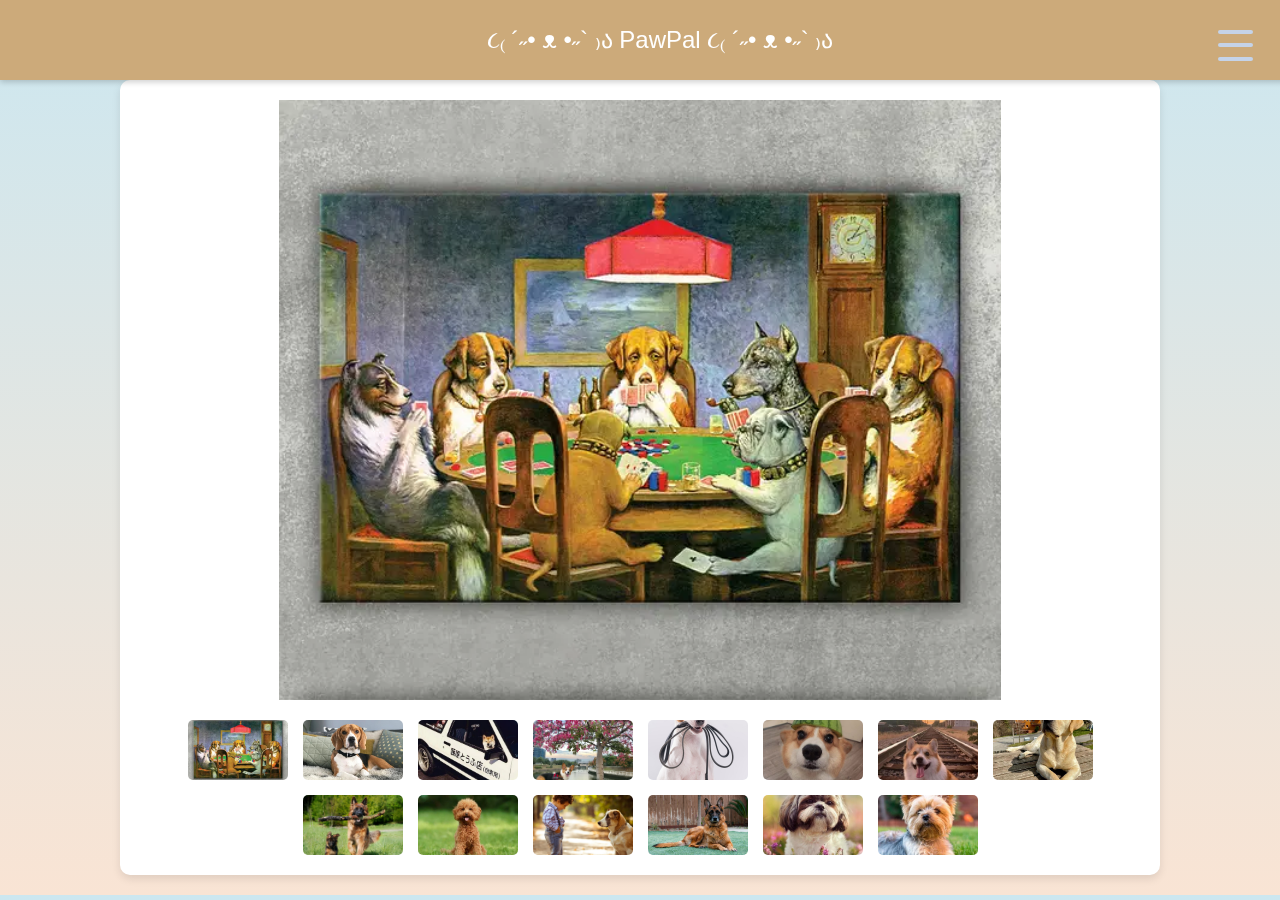
<file: gallery.html>
<!DOCTYPE html>
<html lang="ru">
<head>
    <meta charset="UTF-8">
    <meta name="viewport" content="width=device-width, initial-scale=1.0">
    <title>Галерея фотографий</title>
    <link rel="icon" type="image/x-icon" href="assets/bcg1.jpg">
    <style>
        /* Подключение кастомного шрифта */
        @font-face {
            font-family: 'CustomFont';
            src: url('../assets/font/JetBrainsMonoNerdFont-Bold.ttf') format('truetype');
            font-weight: normal;
            font-style: normal;
        }

        body {
            font-family: 'JetBrainsMonoNerdFont-Bold', Arial, sans-serif;
            margin: 0;
            padding: 0;
            background: linear-gradient(to bottom, #cce7f0, #f9e4d4);
            color: #333;
            line-height: 1.6;
        }

        .header {
            position: fixed;
            top: 0;
            left: 0;
            width: 100%;
            height: 60px;
            display: flex;
            justify-content: space-between;
            align-items: center;
            padding: 10px 20px;
            background-color: #ccaa7a;
            box-shadow: 0 2px 6px rgba(0, 0, 0, 0.2);
            z-index: 1000;
            gap: 15px;
        }

        .logo {
            margin: 0 auto;
            color: white;
            font-size: 1.5em;
            text-align: center;
            text-decoration: none;
            flex: 1;
        }

        /* Контейнер для галереи */
        .gallery-container {
            max-width: 1000px;
            margin: 80px auto 20px; /* Добавлен отступ сверху для шапки */
            padding: 20px;
            background-color: white;
            box-shadow: 0 4px 8px rgba(0, 0, 0, 0.1);
            border-radius: 10px;
        }

        .image-gallery {
            position: relative;
            width: 100%;
            height: 600px;
            overflow: hidden;
            margin-bottom: 20px;
            border-radius: 10px;
        }

        .image-gallery img.main-image {
            width: 100%;
            height: 100%;
            object-fit: contain;  /* Изображение будет масштабироваться, чтобы поместиться в контейнер */
            border-radius: 10px;
        }

        .thumbnails {
            display: flex;
            justify-content: center;
            gap: 15px;
            flex-wrap: wrap;
        }

        .thumbnails img {
            width: 100px;
            height: 60px;
            object-fit: cover;
            cursor: pointer;
            transition: transform 0.3s;
            border-radius: 5px;
        }

        .thumbnails img:hover {
            transform: scale(1.1);
        }

        /* Стиль кнопки меню */
        .menu-button {
            position: fixed;
            top: 20px;
            right: 20px;
            width: 50px;
            height: 50px;
            display: flex;
            flex-direction: column;
            justify-content: space-evenly;
            align-items: center;
            background-color: transparent;
            border: none;
            cursor: pointer;
            z-index: 1000;
            transition: box-shadow 0.3s ease, background-color 0.3s ease;
        }

        .menu-button span {
            display: block;
            width: 35px;
            height: 4px;
            background-color: #C5D3E8;
            border-radius: 2px;
            transition: background-color 0.3s ease, transform 0.3s ease;
        }

        .menu-button:hover span {
            background-color: #a8bcd9;
        }

        /* Мобильный стиль меню */
        .menu-overlay {
            position: fixed;
            top: 0;
            left: 0;
            width: 100%;
            height: 100%;
            background-color: rgba(0, 0, 0, 0.9);
            opacity: 0;
            visibility: hidden;
            z-index: 999;
            transition: opacity 0.3s ease, visibility 0.3s ease;
        }

        .menu-overlay.open {
            opacity: 1;
            visibility: visible;
        }

        .menu {
            position: absolute;
            top: 50%;
            left: 50%;
            transform: translate(-50%, -50%);
            text-align: center;
        }

        .menu ul {
            list-style: none;
            padding: 0;
            margin: 0;
        }

        .menu li {
            margin-bottom: 20px;
        }

        .menu a {
            font-size: 1.5em;
            color: #fff;
            text-decoration: none;
            transition: color 0.3s ease;
        }

        .menu a:hover {
            color: #ccaa7a;
        }

        /* Подключение и стили для изображения с закругленными краями */
        .img-wrapper {
            display: flex;
            justify-content: center;
            align-items: center;
            height: 50vh;
        }

        .img-rounded {
            width: 400px;
            height: 400px;
            object-fit: cover;
            border-radius: 15px;
            box-shadow: 0 4px 8px rgba(0, 0, 0, 0.1);
        }

        /* Адаптивность */
        @media screen and (max-width: 768px) {
            .gallery-container {
                padding: 15px;
            }

            .image-gallery {
                height: 400px;
            }

            .thumbnails img {
                width: 80px;
                height: 50px;
            }

            .menu-button {
                top: 15px;
                right: 15px;
            }

            .menu a {
                font-size: 1.2em;
            }
        }

        @media screen and (max-width: 480px) {
            .logo {
                font-size: 1.2em;
            }

            .article-header h1 {
                font-size: 1.8em;
            }

            .article-body h2 {
                font-size: 1.4em;
            }

            .thumbnails img {
                width: 70px;
                height: 40px;
            }
        }
        .dropdown-menu {
    position: absolute;
    left: 50%; /* Размещаем подменю относительно центральной точки основного пункта */
    top: 100%; /* Расположить под основным пунктом */
    transform: translateX(-50%); /* Смещаем подменю на 50% своей ширины влево, чтобы центр совпал */
    display: none;
    background-color: rgba(0, 0, 0, 0.9);
    border: 1px solid rgba(255, 255, 255, 0.2);
    border-radius: 10px;
    padding: 20px; /* Увеличенные отступы */
    list-style: none;
    z-index: 1000;
    width: 250px; /* Увеличенная ширина подменю */
}

/* Элементы подменю */
.dropdown-menu li {
    margin: 10px 0; /* Увеличенные отступы между пунктами */
}

/* Ссылки в подменю */
.dropdown-menu a {
    font-size: 1.4em; /* Увеличенный размер шрифта */
}

/* Открытое подменю */
.dropdown.open .dropdown-menu {
    display: block;
}

    </style>
</head>
<body>

    <div class="header">
        <div class="menu-button" id="menuButton">
            <span></span>
            <span></span>
            <span></span>
        </div>

        <div class="menu-overlay" id="menuOverlay">
            <nav class="menu">
                <ul>
                    <li><a href="index.html">Головна</a></li>
                    <li class="dropdown">
                        <a href="#" id="articlesLink">Статті</a>
                        <ul class="dropdown-menu" id="articlesMenu">
                            <li><a href="articles/home_dog_breeds.html">Популярні домашні породи собак</a></li>
                    <li><a href="articles/why_dog.html">Чому саме собака?</a></li>
                    <li><a href="articles/commands.html">Навчання собаки для комфортного життя</a></li>
                        </ul>
                    </li>
                    <li><a href="../gallery.html">Галерея</a></li>
                </ul>
            </nav>
        </div>
        <a href="index.html" class="logo">૮₍ ´˶• ᴥ •˶` ₎ა PawPal ૮₍ ´˶• ᴥ •˶` ₎ა</a>
    </div>

    <div class="gallery-container">
        <div class="image-gallery">
            <img src="assets/a.webp" class="main-image" alt="Фото 1">
        </div>
        <div class="thumbnails">
            <img src="assets/a.webp" alt="Фото 1" onclick="changeImage('assets/a.webp')">
            <img src="assets/b.jpg" alt="Фото 2" onclick="changeImage('assets/b.jpg')">
            <img src="assets/bcg1.jpg" alt="Фото 3" onclick="changeImage('assets/bcg1.jpg')">
            <img src="assets/bcg2.webp" alt="Фото 4" onclick="changeImage('assets/bcg2.webp')">
            <img src="assets/cp.jpg" alt="Фото 5" onclick="changeImage('assets/cp.jpg')">
            <img src="assets/dog1.jpg" alt="Фото 6" onclick="changeImage('assets/dog1.jpg')">
            <img src="assets/dog2.jpg" alt="Фото 7" onclick="changeImage('assets/dog2.jpg')">
            <img src="assets/labrador.jpg" alt="Фото 8" onclick="changeImage('assets/labrador.jpg')">
            <img src="assets/nv.webp" alt="Фото 9" onclick="changeImage('assets/nv.webp')">
            <img src="assets/pudel.jpg" alt="Фото 10" onclick="changeImage('assets/pudel.jpg')">
            <img src="assets/rebenok.jpg" alt="Фото 11" onclick="changeImage('assets/rebenok.jpg')">
            <img src="assets/sit.jpg" alt="Фото 12" onclick="changeImage('assets/sit.jpg')">
            <img src="assets/sz.jpg" alt="Фото 13" onclick="changeImage('assets/sz.jpg')">
            <img src="assets/yt.jpg" alt="Фото 14" onclick="changeImage('assets/yt.jpg')">
        </div>
    </div>

    <script>
        function changeImage(imageSrc) {
            const mainImage = document.querySelector('.main-image');
            mainImage.src = imageSrc;
        }
    </script>
    <script>
        const menuButton = document.getElementById('menuButton');
        const menuOverlay = document.getElementById('menuOverlay');
        const articlesLink = document.getElementById('articlesLink');
        const articlesMenu = document.getElementById('articlesMenu');
        const dropdown = articlesLink.parentElement;

        // Открытие/закрытие основного меню
        menuButton.addEventListener('click', () => {
            menuButton.classList.toggle('open');
            menuOverlay.classList.toggle('open');
        });

        // Открытие/закрытие подменю "Статьи"
        articlesLink.addEventListener('click', (event) => {
            event.preventDefault(); // Предотвращаем переход по ссылке
            dropdown.classList.toggle('open'); // Переключаем видимость подменю
        });

        // Закрытие меню при клике на ссылку
        const menuLinks = document.querySelectorAll('.menu a:not(#articlesLink)');
        menuLinks.forEach(link => {
            link.addEventListener('click', () => {
                menuButton.classList.remove('open');
                menuOverlay.classList.remove('open');
                dropdown.classList.remove('open');
            });
        });
    </script>

</body>
</
</file>
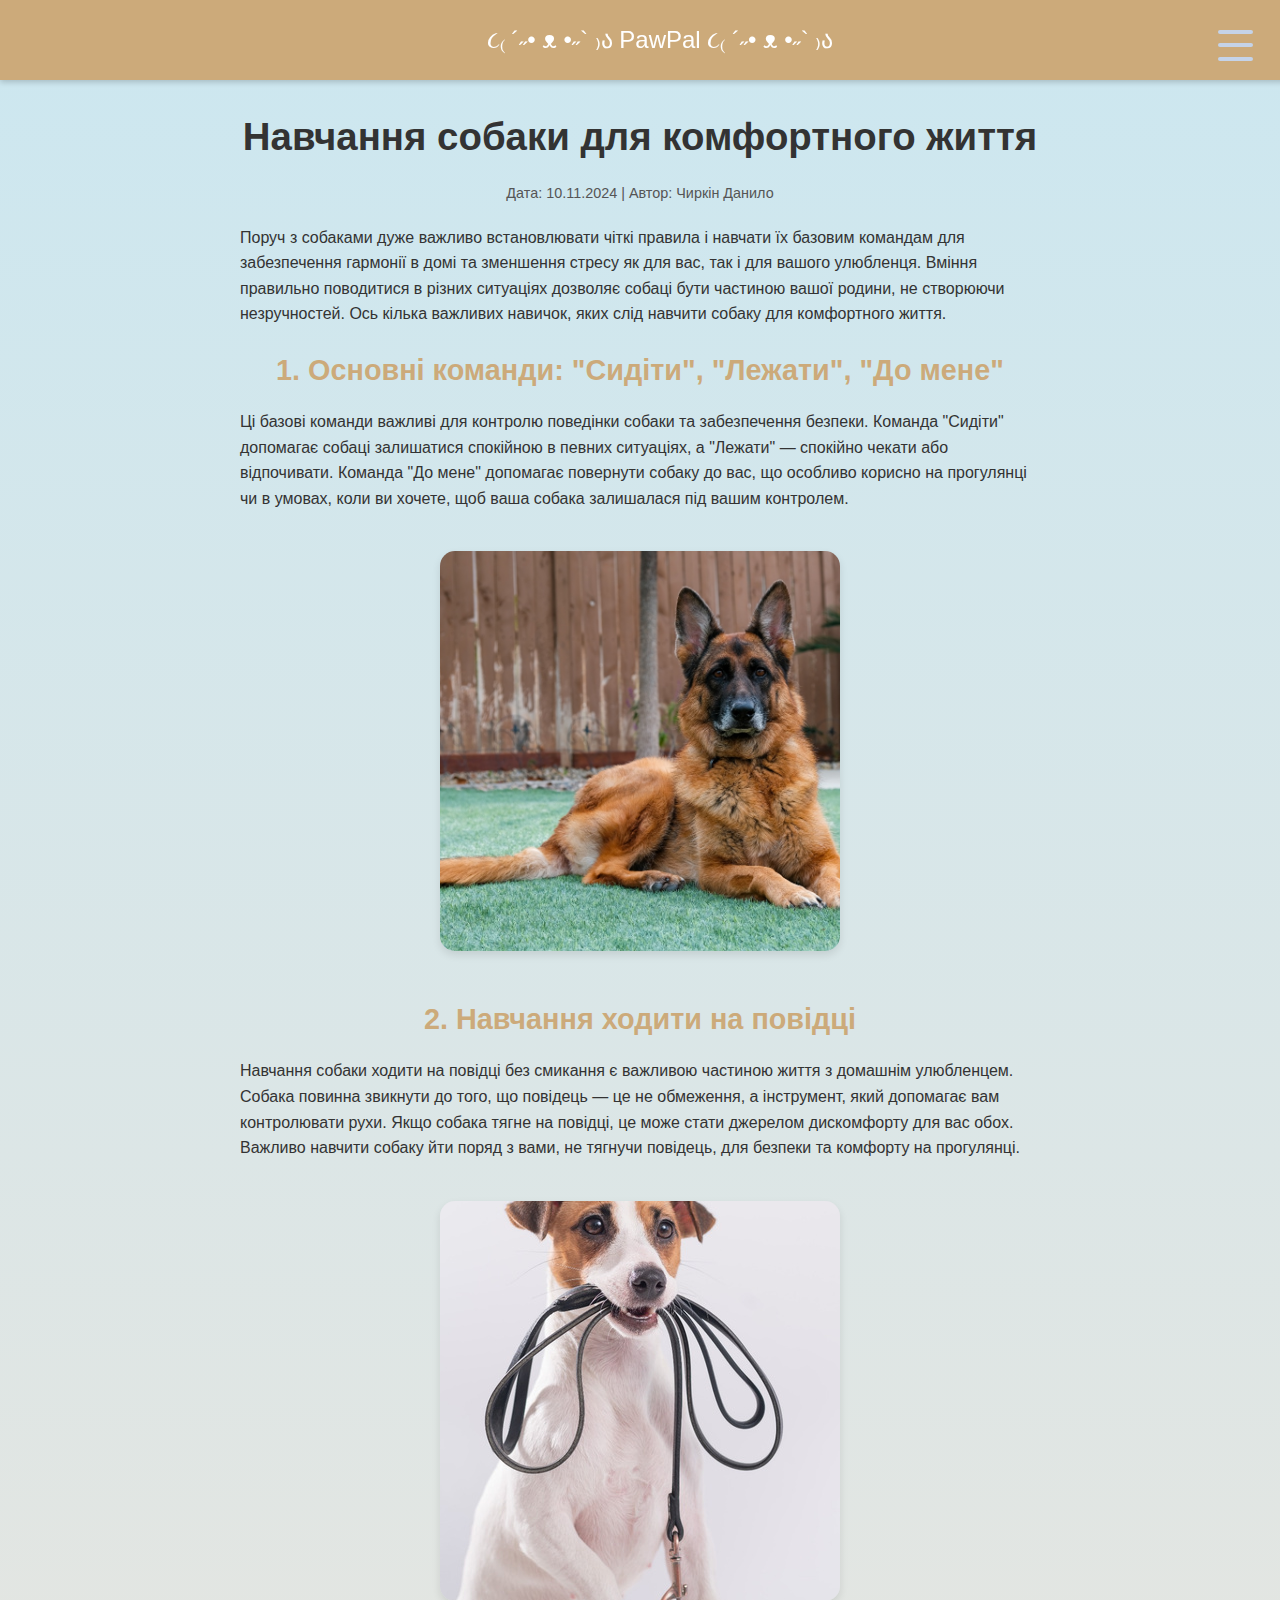
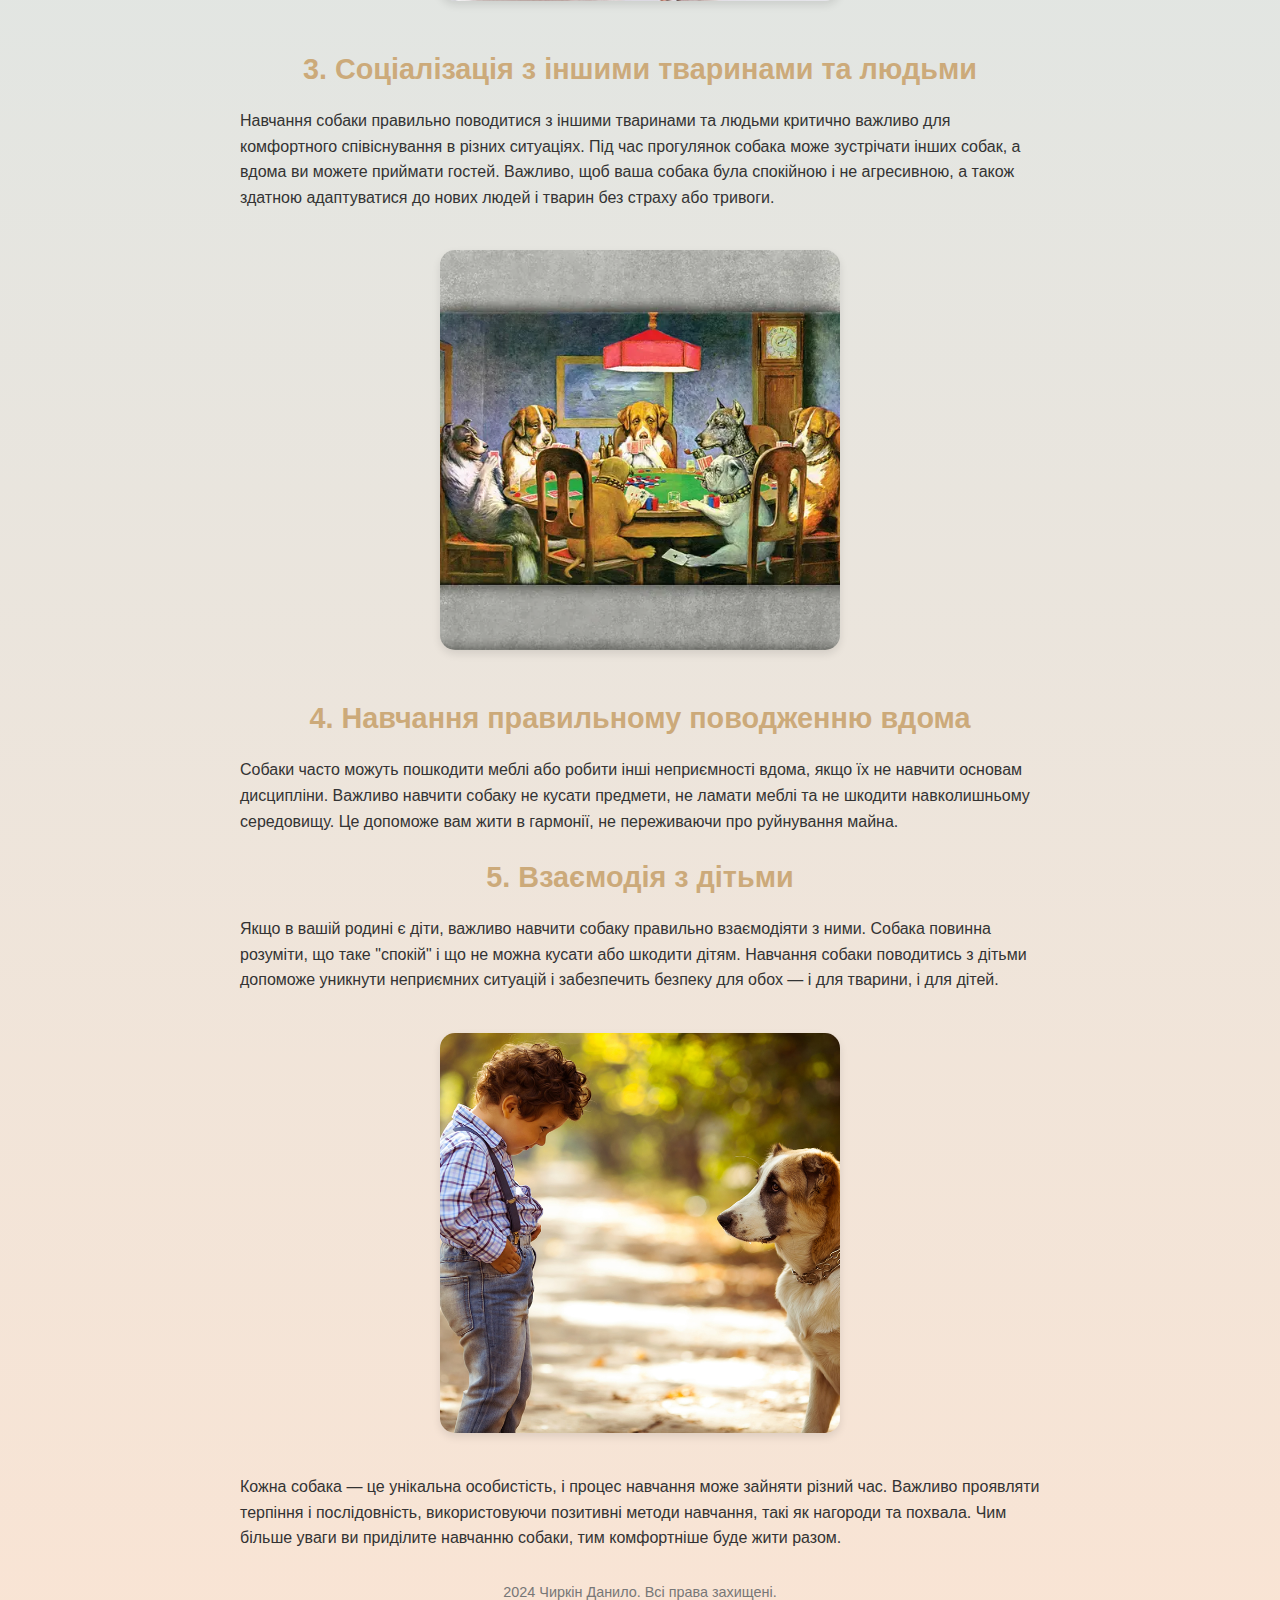
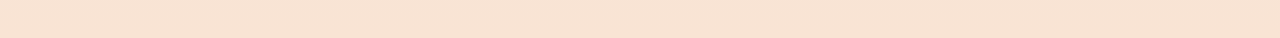
<file: articles/commands.html>
<!DOCTYPE html>
<html lang="uk">
<head>
    <meta charset="UTF-8">
    <meta name="viewport" content="width=device-width, initial-scale=1.0">
    <title>Навчання собаки для комфортного життя - PatPaw</title>
    <link rel="stylesheet" href="../styles/articles.css">
    <link rel="icon" type="image/x-icon" href="../assets/bcg1.jpg">
</head>
<body>
    <div class="header">
        <div class="menu-button" id="menuButton">
            <span></span>
            <span></span>
            <span></span>
        </div>

        <div class="menu-overlay" id="menuOverlay">
            <nav class="menu">
                <ul>
                    <li><a href="../index.html">Головна</a></li>
                    <li class="dropdown">
                        <a href="#" id="articlesLink">Статті</a>
                        <ul class="dropdown-menu" id="articlesMenu">
                            <li><a href="home_dog_breeds.html">Популярні домашні породи собак</a></li>
                            <li><a href="why_dog.html">Чому саме собака?</a></li>
                            <li><a href="commands.html">Навчання собаки для комфортного життя</a></li>
                        </ul>
                    </li>
                    <li><a href="../gallery.html">Галерея</a></li>
                </ul>
            </nav>
        </div>
        <a href="../index.html" class="logo">૮₍ ´˶• ᴥ •˶` ₎ა PawPal ૮₍ ´˶• ᴥ •˶` ₎ა</a>
    </div>

    <main class="article-content">
        <section class="article-header">
            <h1>Навчання собаки для комфортного життя</h1>
            <p class="article-meta">Дата: 10.11.2024 | Автор: Чиркін Данило</p>
        </section>

        <section class="article-body">
            <p>Поруч з собаками дуже важливо встановлювати чіткі правила і навчати їх базовим командам для забезпечення гармонії в домі та зменшення стресу як для вас, так і для вашого улюбленця. Вміння правильно поводитися в різних ситуаціях дозволяє собаці бути частиною вашої родини, не створюючи незручностей. Ось кілька важливих навичок, яких слід навчити собаку для комфортного життя.</p>

            <h2>1. Основні команди: "Сидіти", "Лежати", "До мене"</h2>
            <p>Ці базові команди важливі для контролю поведінки собаки та забезпечення безпеки. Команда "Сидіти" допомагає собаці залишатися спокійною в певних ситуаціях, а "Лежати" — спокійно чекати або відпочивати. Команда "До мене" допомагає повернути собаку до вас, що особливо корисно на прогулянці чи в умовах, коли ви хочете, щоб ваша собака залишалася під вашим контролем.</p>
            <div class="img-wrapper">
                <img src="../assets/sit.jpg" alt="labrador" class="img-rounded"> 
            </div>

            <h2>2. Навчання ходити на повідці</h2>
            <p>Навчання собаки ходити на повідці без смикання є важливою частиною життя з домашнім улюбленцем. Собака повинна звикнути до того, що повідець — це не обмеження, а інструмент, який допомагає вам контролювати рухи. Якщо собака тягне на повідці, це може стати джерелом дискомфорту для вас обох. Важливо навчити собаку йти поряд з вами, не тягнучи повідець, для безпеки та комфорту на прогулянці.</p>
            <div class="img-wrapper">
                <img src="../assets/cp.jpg" alt="labrador1" class="img-rounded"> 
            </div>

            <h2>3. Соціалізація з іншими тваринами та людьми</h2>
            <p>Навчання собаки правильно поводитися з іншими тваринами та людьми критично важливо для комфортного співіснування в різних ситуаціях. Під час прогулянок собака може зустрічати інших собак, а вдома ви можете приймати гостей. Важливо, щоб ваша собака була спокійною і не агресивною, а також здатною адаптуватися до нових людей і тварин без страху або тривоги.</p>
            <div class="img-wrapper">
                <img src="../assets/a.webp" alt="labrador2" class="img-rounded"> 
            </div>

            <h2>4. Навчання правильному поводженню вдома</h2>
            <p>Собаки часто можуть пошкодити меблі або робити інші неприємності вдома, якщо їх не навчити основам дисципліни. Важливо навчити собаку не кусати предмети, не ламати меблі та не шкодити навколишньому середовищу. Це допоможе вам жити в гармонії, не переживаючи про руйнування майна.</p>

            <h2>5. Взаємодія з дітьми</h2>
            <p>Якщо в вашій родині є діти, важливо навчити собаку правильно взаємодіяти з ними. Собака повинна розуміти, що таке "спокій" і що не можна кусати або шкодити дітям. Навчання собаки поводитись з дітьми допоможе уникнути неприємних ситуацій і забезпечить безпеку для обох — і для тварини, і для дітей.</p>
            <div class="img-wrapper">
                <img src="../assets/rebenok.jpg" alt="labrador3" class="img-rounded"> 
            </div>

            <p>Кожна собака — це унікальна особистість, і процес навчання може зайняти різний час. Важливо проявляти терпіння і послідовність, використовуючи позитивні методи навчання, такі як нагороди та похвала. Чим більше уваги ви приділите навчанню собаки, тим комфортніше буде жити разом.</p>
        </section>

        <section class="article-footer">
            <p>2024 Чиркін Данило. Всі права захищені.</p>
        </section>
    </main>

    <script>
        const menuButton = document.getElementById('menuButton');
        const menuOverlay = document.getElementById('menuOverlay');
        const articlesLink = document.getElementById('articlesLink');
        const articlesMenu = document.getElementById('articlesMenu');
        const dropdown = articlesLink.parentElement;

        // Открытие/закрытие основного меню
        menuButton.addEventListener('click', () => {
            menuButton.classList.toggle('open');
            menuOverlay.classList.toggle('open');
        });

        // Открытие/закрытие подменю "Статьи"
        articlesLink.addEventListener('click', (event) => {
            event.preventDefault(); // Предотвращаем переход по ссылке
            dropdown.classList.toggle('open'); // Переключаем видимость подменю
        });

        // Закрытие меню при клике на ссылку
        const menuLinks = document.querySelectorAll('.menu a:not(#articlesLink)');
        menuLinks.forEach(link => {
            link.addEventListener('click', () => {
                menuButton.classList.remove('open');
                menuOverlay.classList.remove('open');
                dropdown.classList.remove('open');
            });
        });
    </script>
</body>
</html>
</file>
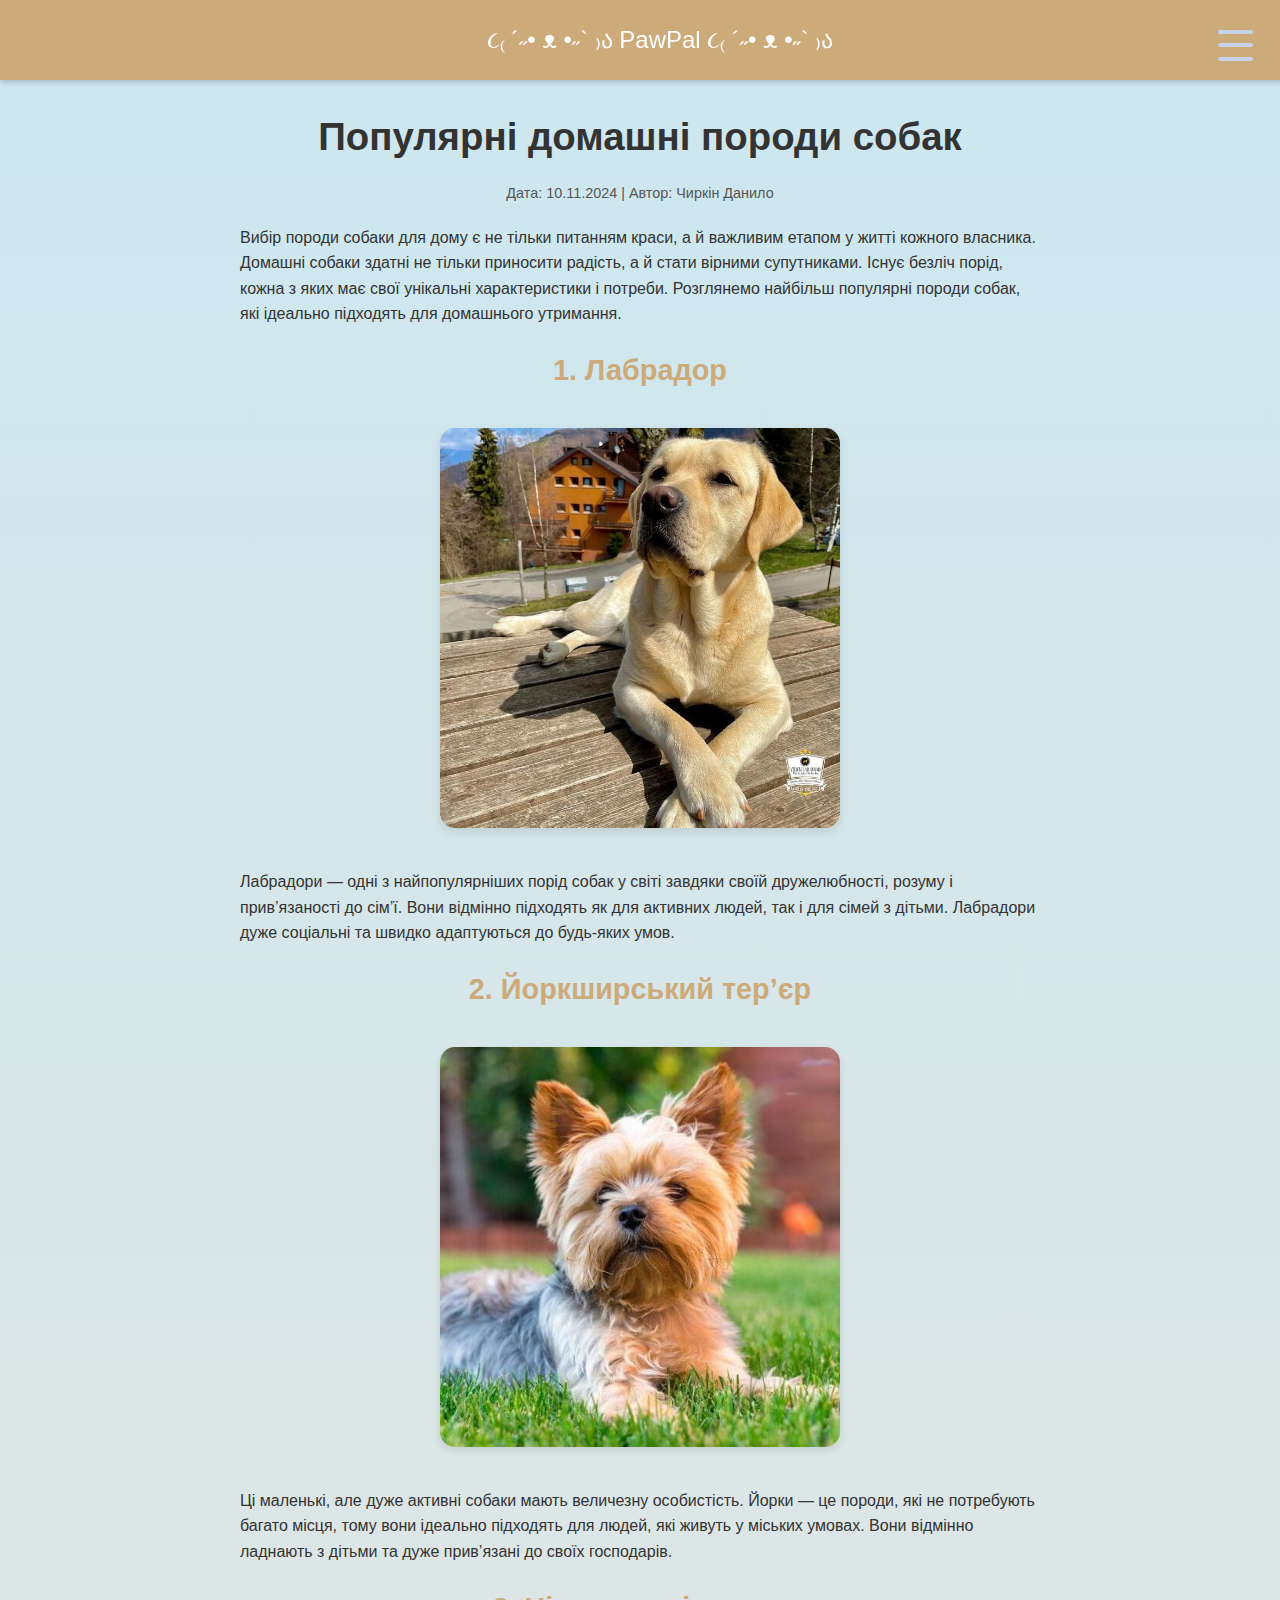
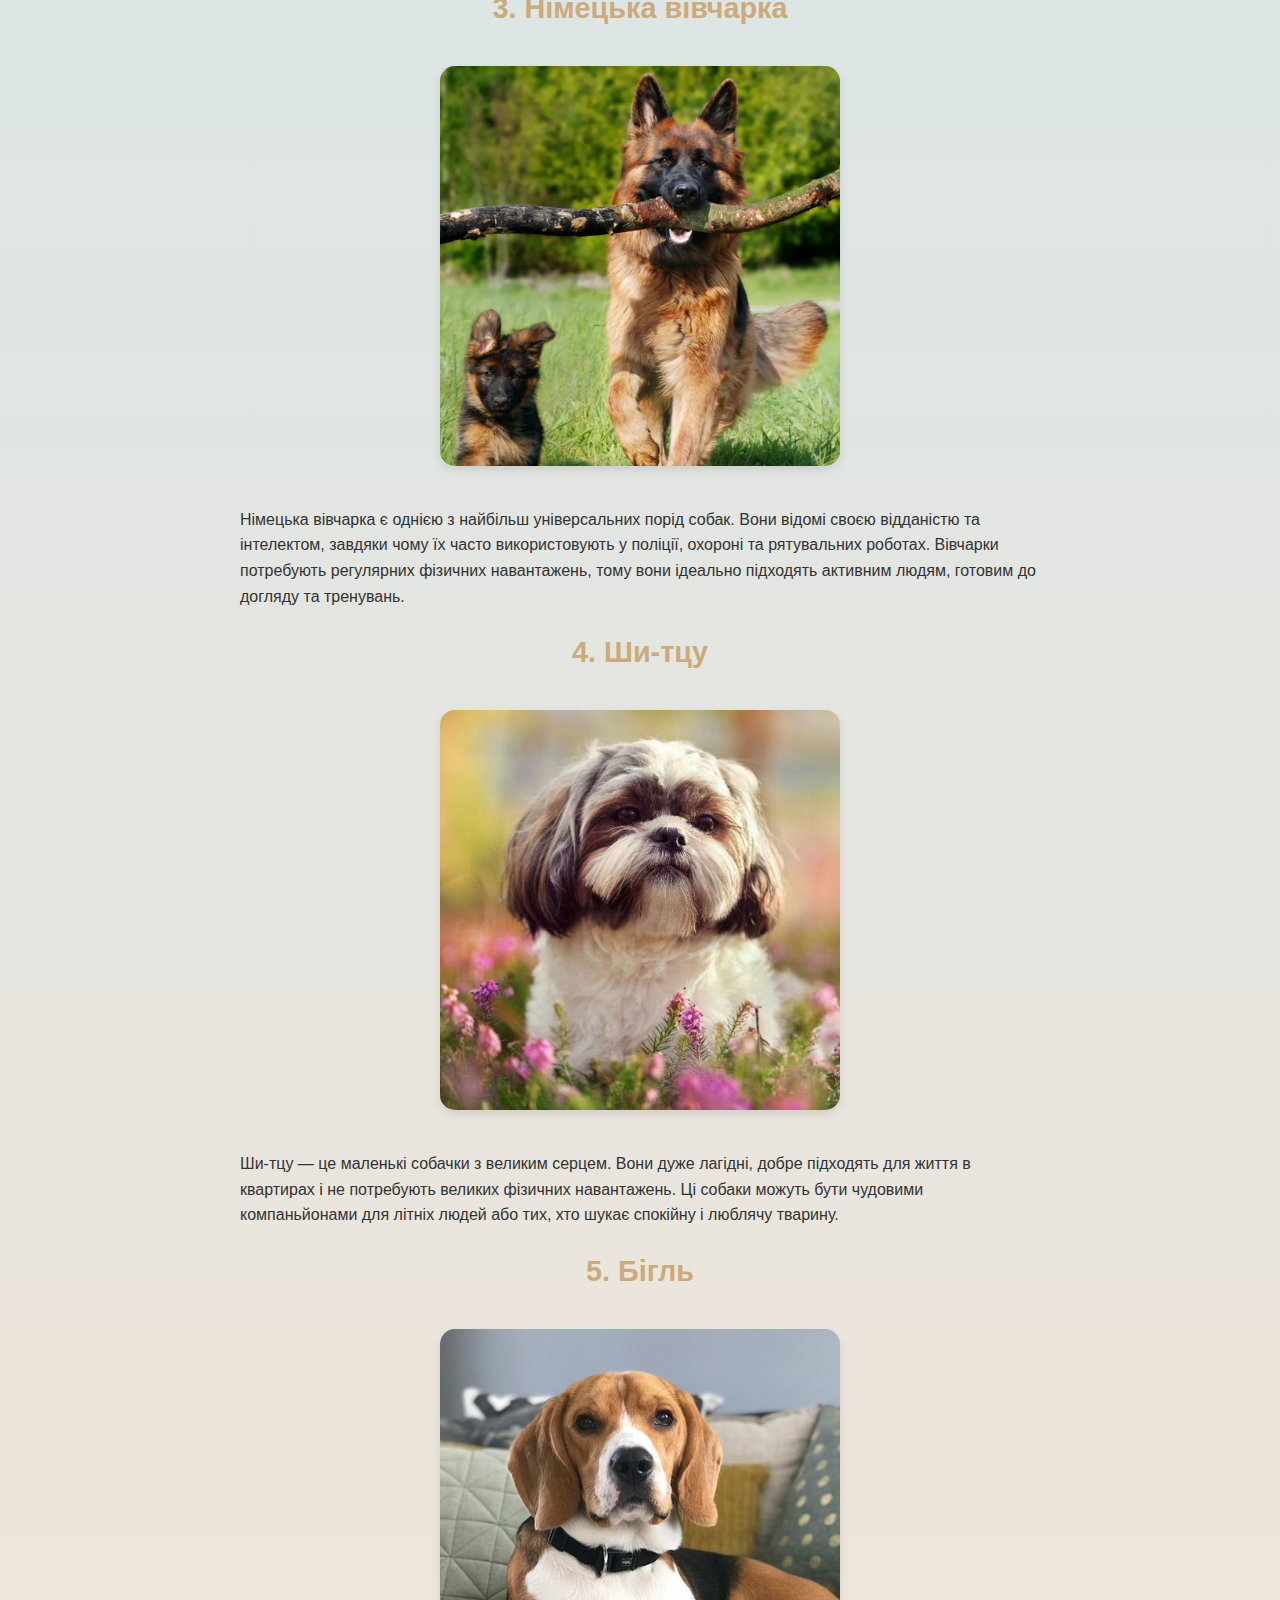
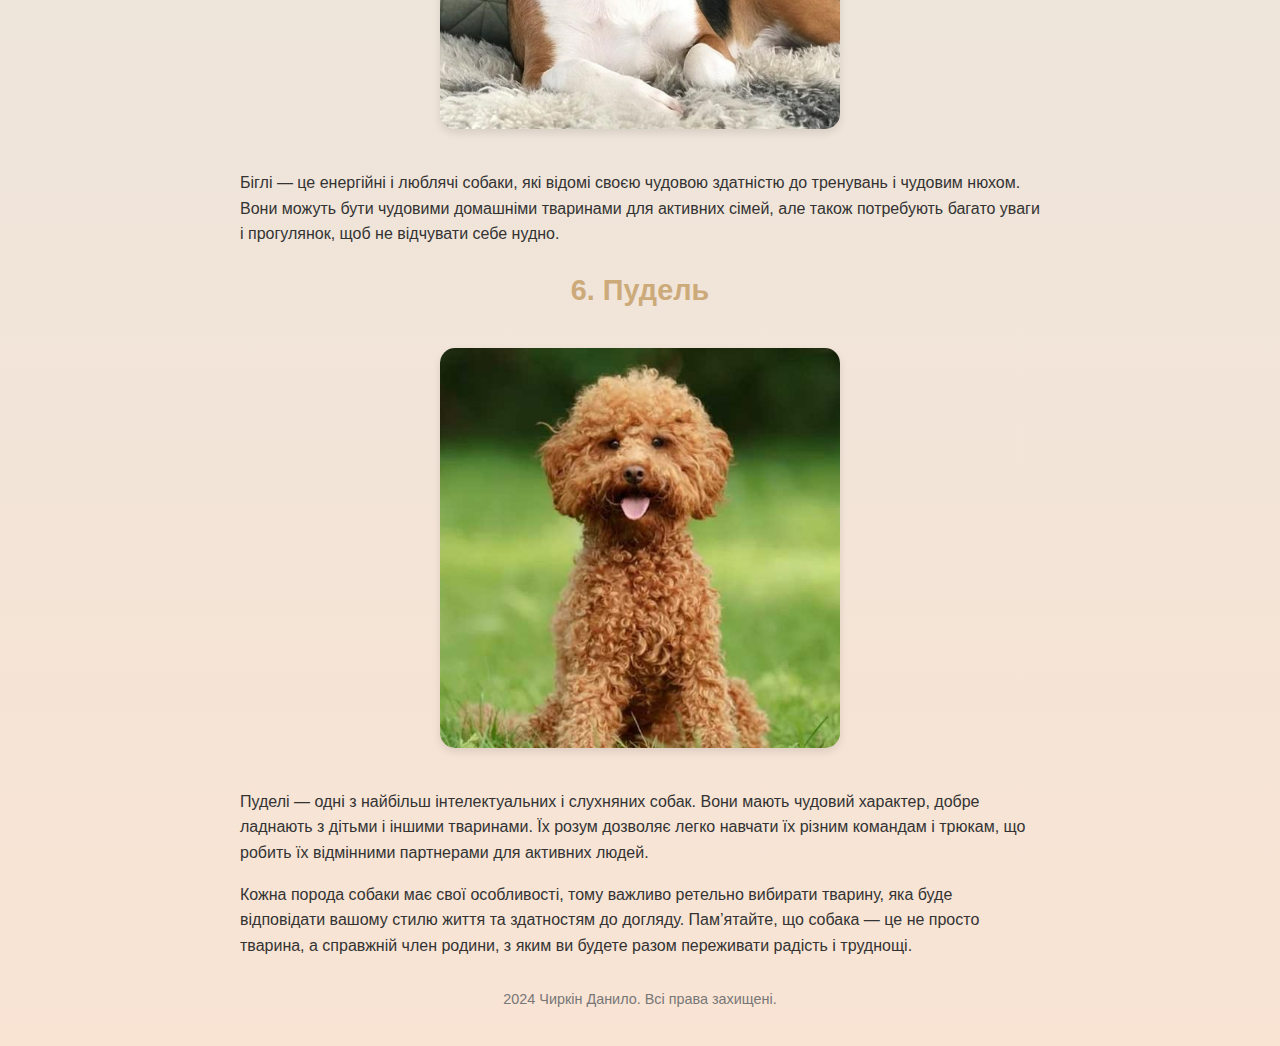
<file: articles/home_dog_breeds.html>
<!DOCTYPE html>
<html lang="uk">
<head>
    <meta charset="UTF-8">
    <meta name="viewport" content="width=device-width, initial-scale=1.0">
    <title>Популярні домашні породи собак - PatPaw</title>
    <link rel="stylesheet" href="../styles/articles.css">
    <link rel="icon" type="image/x-icon" href="../assets/bcg1.jpg">
</head>
<body>
    <div class="header">
        <div class="menu-button" id="menuButton">
            <span></span>
            <span></span>
            <span></span>
        </div>

        <div class="menu-overlay" id="menuOverlay">
            <nav class="menu">
                <ul>
                    <li><a href="../index.html">Головна</a></li>
                    <li class="dropdown">
                        <a href="#" id="articlesLink">Статті</a>
                        <ul class="dropdown-menu" id="articlesMenu">
                            <li><a href="home_dog_breeds.html">Популярні домашні породи собак</a></li>
                            <li><a href="why_dog.html">Чому саме собака?</a></li>
                            <li><a href="commands.html">Навчання собаки для комфортного життя</a></li>
                        </ul>
                    </li>
                    <li><a href="../gallery.html">Галерея</a></li>
                </ul>
            </nav>
        </div>
        <a href="../index.html" class="logo">૮₍ ´˶• ᴥ •˶` ₎ა PawPal ૮₍ ´˶• ᴥ •˶` ₎ა</a>
    </div>

    <main class="article-content">
        <section class="article-header">
            <h1>Популярні домашні породи собак</h1>
            <p class="article-meta">Дата: 10.11.2024 | Автор: Чиркін Данило</p>
        </section>

        <section class="article-body">
            <p>Вибір породи собаки для дому є не тільки питанням краси, а й важливим етапом у житті кожного власника. Домашні собаки здатні не тільки приносити радість, а й стати вірними супутниками. Існує безліч порід, кожна з яких має свої унікальні характеристики і потреби. Розглянемо найбільш популярні породи собак, які ідеально підходять для домашнього утримання.</p>

            <h2>1. Лабрадор</h2>
            <div class="img-wrapper">
                <img src="../assets/labrador.jpg" alt="labrador" class="img-rounded"> 
            </div>

            <p>Лабрадори — одні з найпопулярніших порід собак у світі завдяки своїй дружелюбності, розуму і прив’язаності до сім’ї. Вони відмінно підходять як для активних людей, так і для сімей з дітьми. Лабрадори дуже соціальні та швидко адаптуються до будь-яких умов.</p>

            <h2>2. Йоркширський тер’єр</h2>
            <div class="img-wrapper">
                <img src="../assets/yt.jpg" alt="labrador" class="img-rounded"> 
            </div>
            <p>Ці маленькі, але дуже активні собаки мають величезну особистість. Йорки — це породи, які не потребують багато місця, тому вони ідеально підходять для людей, які живуть у міських умовах. Вони відмінно ладнають з дітьми та дуже прив’язані до своїх господарів.</p>

            <h2>3. Німецька вівчарка</h2>
            <div class="img-wrapper">
                <img src="../assets/nv.webp" alt="labrador" class="img-rounded"> 
            </div>
            <p>Німецька вівчарка є однією з найбільш універсальних порід собак. Вони відомі своєю відданістю та інтелектом, завдяки чому їх часто використовують у поліції, охороні та рятувальних роботах. Вівчарки потребують регулярних фізичних навантажень, тому вони ідеально підходять активним людям, готовим до догляду та тренувань.</p>

            <h2>4. Ши-тцу</h2>
            <div class="img-wrapper">
                <img src="../assets/sz.jpg" alt="labrador" class="img-rounded"> 
            </div>
            <p>Ши-тцу — це маленькі собачки з великим серцем. Вони дуже лагідні, добре підходять для життя в квартирах і не потребують великих фізичних навантажень. Ці собаки можуть бути чудовими компаньйонами для літніх людей або тих, хто шукає спокійну і люблячу тварину.</p>

            <h2>5. Бігль</h2>
            <div class="img-wrapper">
                <img src="../assets/b.jpg" alt="labrador" class="img-rounded"> 
            </div>
            <p>Біглі — це енергійні і люблячі собаки, які відомі своєю чудовою здатністю до тренувань і чудовим нюхом. Вони можуть бути чудовими домашніми тваринами для активних сімей, але також потребують багато уваги і прогулянок, щоб не відчувати себе нудно.</p>

            <h2>6. Пудель</h2>
            <div class="img-wrapper">
                <img src="../assets/pudel.jpg" alt="labrador" class="img-rounded"> 
            </div>
            <p>Пуделі — одні з найбільш інтелектуальних і слухняних собак. Вони мають чудовий характер, добре ладнають з дітьми і іншими тваринами. Їх розум дозволяє легко навчати їх різним командам і трюкам, що робить їх відмінними партнерами для активних людей.</p>

            <p>Кожна порода собаки має свої особливості, тому важливо ретельно вибирати тварину, яка буде відповідати вашому стилю життя та здатностям до догляду. Пам’ятайте, що собака — це не просто тварина, а справжній член родини, з яким ви будете разом переживати радість і труднощі.</p>
        </section>

        <section class="article-footer">
            <p>2024 Чиркін Данило. Всі права захищені.</p>
        </section>
    </main>

    <script>
        const menuButton = document.getElementById('menuButton');
        const menuOverlay = document.getElementById('menuOverlay');
        const articlesLink = document.getElementById('articlesLink');
        const articlesMenu = document.getElementById('articlesMenu');
        const dropdown = articlesLink.parentElement;

        // Открытие/закрытие основного меню
        menuButton.addEventListener('click', () => {
            menuButton.classList.toggle('open');
            menuOverlay.classList.toggle('open');
        });

        // Открытие/закрытие подменю "Статьи"
        articlesLink.addEventListener('click', (event) => {
            event.preventDefault(); // Предотвращаем переход по ссылке
            dropdown.classList.toggle('open'); // Переключаем видимость подменю
        });

        // Закрытие меню при клике на ссылку
        const menuLinks = document.querySelectorAll('.menu a:not(#articlesLink)');
        menuLinks.forEach(link => {
            link.addEventListener('click', () => {
                menuButton.classList.remove('open');
                menuOverlay.classList.remove('open');
                dropdown.classList.remove('open');
            });
        });
    </script>
</body>
</html>
</file>
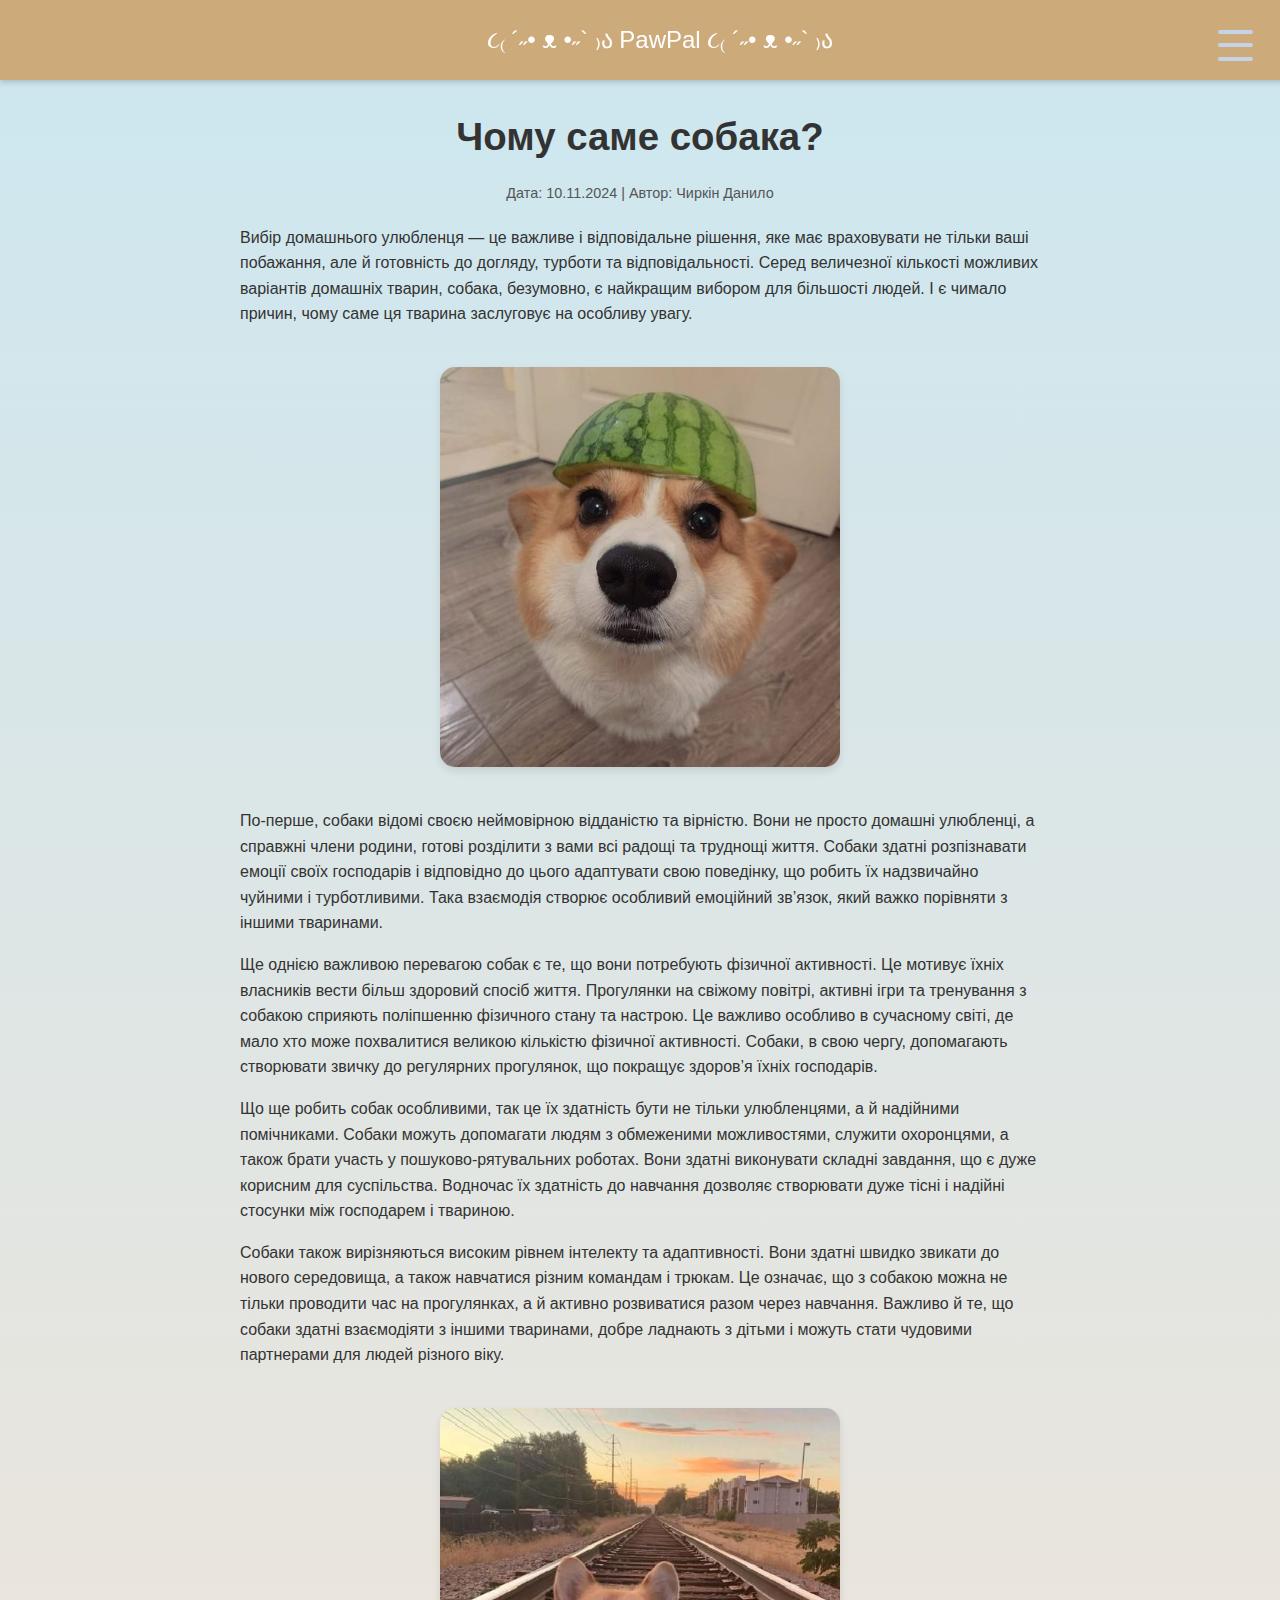
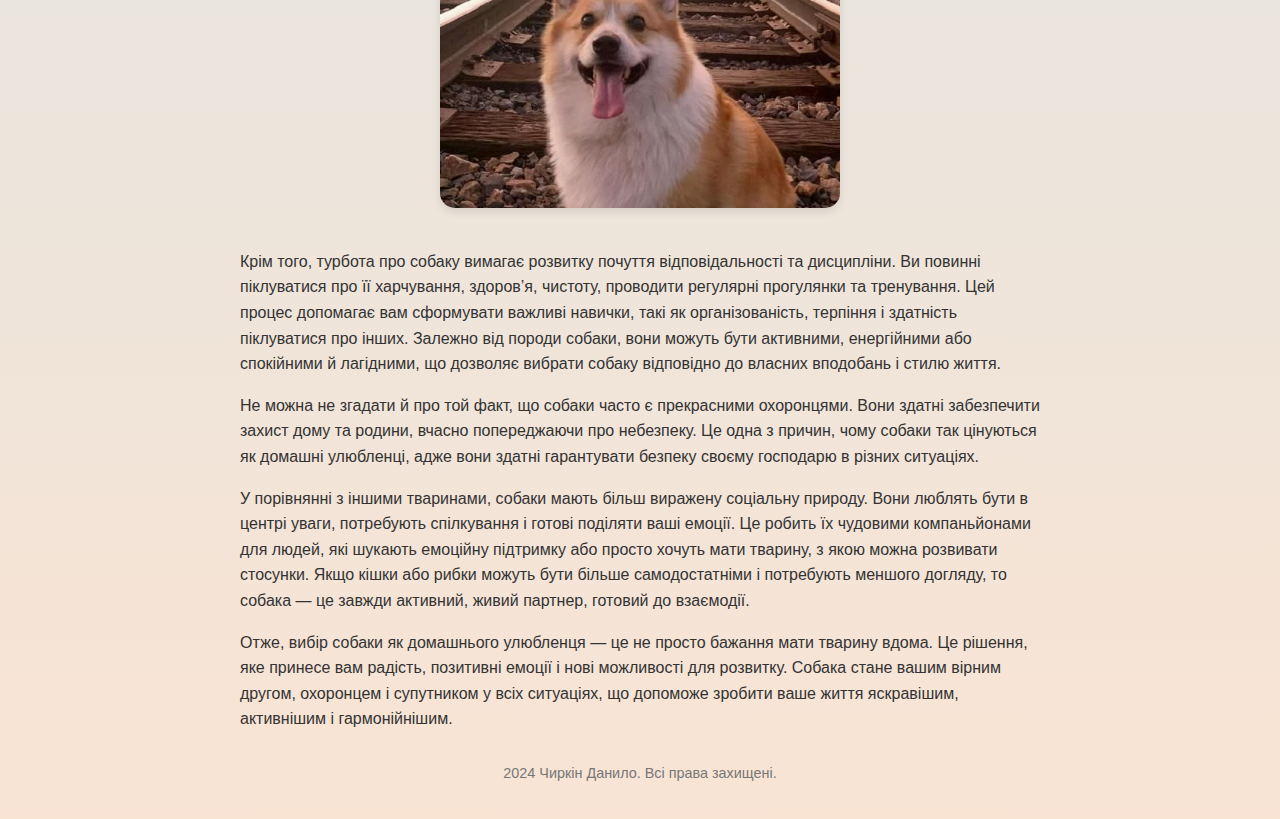
<file: articles/why_dog.html>
<!DOCTYPE html>
<html lang="uk">
<head>
    <meta charset="UTF-8">
    <meta name="viewport" content="width=device-width, initial-scale=1.0">
    <title>Чому саме собака? - PatPaw</title>
    <link rel="stylesheet" href="../styles/articles.css">
 <link rel="icon" type="image/x-icon" href="../assets/bcg1.jpg">
</head>
<body>
    
    <div class="header">
        <div class="menu-button" id="menuButton">
    <span></span>
    <span></span>
    <span></span>
</div>

    <div class="menu-overlay" id="menuOverlay">
            <nav class="menu">
                <ul>
                    <li><a href="../index.html">Головна</a></li>
                    <li class="dropdown">
                        <a href="#" id="articlesLink">Статті</a>
                        <ul class="dropdown-menu" id="articlesMenu">
                            <li><a href="home_dog_breeds.html">Популярні домашні породи собак</a></li>
                            <li><a href="why_dog.html">Чому саме собака?</a></li>
                            <li><a href="commands.html">Навчання собаки для комфортного життя</a></li>
                        </ul>
                    </li>
                    <li><a href="../gallery.html">Галерея</a></li>
                </ul>
            </nav>
        </div>
        <a href="../index.html" class="logo">૮₍ ´˶• ᴥ •˶` ₎ა PawPal ૮₍ ´˶• ᴥ •˶` ₎ა</a>
    </div>

    <main class="article-content">
        <section class="article-header">
            <h1>Чому саме собака?</h1>
            <p class="article-meta">Дата: 10.11.2024 | Автор: Чиркін Данило</p>
        </section>

        <section class="article-body">

    <p>Вибір домашнього улюбленця — це важливе і відповідальне рішення, яке має враховувати не тільки ваші побажання, але й готовність до догляду, турботи та відповідальності. Серед величезної кількості можливих варіантів домашніх тварин, собака, безумовно, є найкращим вибором для більшості людей. І є чимало причин, чому саме ця тварина заслуговує на особливу увагу.</p>

    
    <div class="img-wrapper">
        <img src="../assets/dog1.jpg" alt="Girl in a jacket" class="img-rounded"> 
    </div>

    <p>По-перше, собаки відомі своєю неймовірною відданістю та вірністю. Вони не просто домашні улюбленці, а справжні члени родини, готові розділити з вами всі радощі та труднощі життя. Собаки здатні розпізнавати емоції своїх господарів і відповідно до цього адаптувати свою поведінку, що робить їх надзвичайно чуйними і турботливими. Така взаємодія створює особливий емоційний зв’язок, який важко порівняти з іншими тваринами.</p>

    <p>Ще однією важливою перевагою собак є те, що вони потребують фізичної активності. Це мотивує їхніх власників вести більш здоровий спосіб життя. Прогулянки на свіжому повітрі, активні ігри та тренування з собакою сприяють поліпшенню фізичного стану та настрою. Це важливо особливо в сучасному світі, де мало хто може похвалитися великою кількістю фізичної активності. Собаки, в свою чергу, допомагають створювати звичку до регулярних прогулянок, що покращує здоров’я їхніх господарів.</p>

    <p>Що ще робить собак особливими, так це їх здатність бути не тільки улюбленцями, а й надійними помічниками. Собаки можуть допомагати людям з обмеженими можливостями, служити охоронцями, а також брати участь у пошуково-рятувальних роботах. Вони здатні виконувати складні завдання, що є дуже корисним для суспільства. Водночас їх здатність до навчання дозволяє створювати дуже тісні і надійні стосунки між господарем і твариною.</p>

    <p>Собаки також вирізняються високим рівнем інтелекту та адаптивності. Вони здатні швидко звикати до нового середовища, а також навчатися різним командам і трюкам. Це означає, що з собакою можна не тільки проводити час на прогулянках, а й активно розвиватися разом через навчання. Важливо й те, що собаки здатні взаємодіяти з іншими тваринами, добре ладнають з дітьми і можуть стати чудовими партнерами для людей різного віку.</p>

    <div class="img-wrapper">
        <img src="../assets/dog2.jpg" alt="Girl in a jacket" class="img-rounded"> 
    </div>

    <p>Крім того, турбота про собаку вимагає розвитку почуття відповідальності та дисципліни. Ви повинні піклуватися про її харчування, здоров’я, чистоту, проводити регулярні прогулянки та тренування. Цей процес допомагає вам сформувати важливі навички, такі як організованість, терпіння і здатність піклуватися про інших. Залежно від породи собаки, вони можуть бути активними, енергійними або спокійними й лагідними, що дозволяє вибрати собаку відповідно до власних вподобань і стилю життя.</p>

    <p>Не можна не згадати й про той факт, що собаки часто є прекрасними охоронцями. Вони здатні забезпечити захист дому та родини, вчасно попереджаючи про небезпеку. Це одна з причин, чому собаки так цінуються як домашні улюбленці, адже вони здатні гарантувати безпеку своєму господарю в різних ситуаціях.</p>

    <p>У порівнянні з іншими тваринами, собаки мають більш виражену соціальну природу. Вони люблять бути в центрі уваги, потребують спілкування і готові поділяти ваші емоції. Це робить їх чудовими компаньйонами для людей, які шукають емоційну підтримку або просто хочуть мати тварину, з якою можна розвивати стосунки. Якщо кішки або рибки можуть бути більше самодостатніми і потребують меншого догляду, то собака — це завжди активний, живий партнер, готовий до взаємодії.</p>

    <p>Отже, вибір собаки як домашнього улюбленця — це не просто бажання мати тварину вдома. Це рішення, яке принесе вам радість, позитивні емоції і нові можливості для розвитку. Собака стане вашим вірним другом, охоронцем і супутником у всіх ситуаціях, що допоможе зробити ваше життя яскравішим, активнішим і гармонійнішим.</p>


        </section>

        <section class="article-footer">
            <p>2024 Чиркін Данило. Всі права захищені.</p>
        </section>
    </main>

    <script>
    const menuButton = document.getElementById('menuButton');
    const menuOverlay = document.getElementById('menuOverlay');
    const articlesLink = document.getElementById('articlesLink');
    const articlesMenu = document.getElementById('articlesMenu');
    const dropdown = articlesLink.parentElement;

    // Открытие/закрытие основного меню
    menuButton.addEventListener('click', () => {
        menuButton.classList.toggle('open');
        menuOverlay.classList.toggle('open');
    });

    // Открытие/закрытие подменю "Статьи"
    articlesLink.addEventListener('click', (event) => {
        event.preventDefault(); // Предотвращаем переход по ссылке
        dropdown.classList.toggle('open'); // Переключаем видимость подменю
    });

    // Закрытие меню при клике на ссылку
    const menuLinks = document.querySelectorAll('.menu a:not(#articlesLink)');
    menuLinks.forEach(link => {
        link.addEventListener('click', () => {
            menuButton.classList.remove('open');
            menuOverlay.classList.remove('open');
            dropdown.classList.remove('open');
        });
    });
</script>
</body>
</html>
</file>
<file: styles/articles.css>
/* Подключение кастомного шрифта */
@font-face {
    font-family: 'CustomFont';
    src: url('../assets/font/JetBrainsMonoNerdFont-Bold.ttf') format('truetype');
    font-weight: normal;
    font-style: normal;
}

body {
    font-family: 'JetBrainsMonoNerdFont-Bold', Arial, sans-serif;
    margin: 0;
    padding: 0;
    background: linear-gradient(to bottom, #cce7f0, #f9e4d4); /* Градиент фона */
    color: #333;
    line-height: 1.6;
}

.header {
    position: fixed;
    top: 0;
    left: 0;
    width: 100%;
    height: 60px;
    display: flex;
    justify-content: space-between;
    align-items: center;
    padding: 10px 20px;
    background-color: #ccaa7a; /* Цвет фона для шапки */
    box-shadow: 0 2px 6px rgba(0, 0, 0, 0.2);
    z-index: 1000;
    gap: 15px;
}

.logo {
    margin: 0 auto;
    color: white;
    font-size: 1.5em;
    text-align: center;
    text-decoration: none;
    flex: 1;
}

/* Основной контент статьи */
.article-content {
    padding: 80px 20px 20px;
    max-width: 800px;
    margin: 0 auto;
}

.article-header {
    margin-bottom: 20px;
    text-align: center;
}

.article-header h1 {
    font-size: 2.4em;
    margin-bottom: 10px;
}

.article-header .article-meta {
    font-size: 0.9em;
    color: #555;
}

.article-body {
    margin-bottom: 30px;
}

.article-body h2 {
    font-size: 1.8em;
    margin: 20px 0 10px;
    color: #ccaa7a; /* Цвет для заголовков */
    text-align: center;
}

.article-body p {
    margin-bottom: 15px;
}

.article-footer {
    text-align: center;
    font-size: 0.9em;
    color: #777;
}

/* Футер */
footer {
    width: 100%;
    background-color: #2a2a2a;
    color: #C5D3E8;
    text-align: center;
    padding: 5px 0;
    height: 30px;
}

footer .footer-container {
    width: 100%;
    max-width: 1300px;
    margin: 0 auto;
}

footer p {
    font-size: 0.8em;
    margin: 0;
    line-height: 1.2;
}
/* Стиль кнопки меню */
.menu-button {
    position: fixed;
    top: 20px;
    right: 20px;
    width: 50px;
    height: 50px;
    display: flex;
    flex-direction: column;
    justify-content: space-evenly;
    align-items: center;
    background-color: transparent;
    border: none;
    cursor: pointer;
    z-index: 1000;
    transition: box-shadow 0.3s ease, background-color 0.3s ease;
}

/* Полоски кнопки меню */
.menu-button span {
    display: block;
    width: 35px;
    height: 4px;
    background-color: #C5D3E8; /* Новый цвет полосок */
    border-radius: 2px; /* Скругленные края полосок */
    transition: background-color 0.3s ease, transform 0.3s ease;
}

/* Эффект при наведении */
.menu-button:hover span {
    background-color: #a8bcd9; /* Чуть темнее цвет при наведении */
}

/* Анимация кнопки "закрыть" */
.menu-button.open span:nth-child(1) {
    transform: translateY(10px) rotate(45deg);
    background-color: #C5D3E8; /* Цвет при открытом меню */
}

.menu-button.open span:nth-child(2) {
    opacity: 0;
}

.menu-button.open span:nth-child(3) {
    transform: translateY(-10px) rotate(-45deg);
    background-color: #C5D3E8; /* Цвет при открытом меню */
}

/* Фон меню */
.menu-overlay {
    position: fixed;
    top: 0;
    left: 0;
    width: 100%;
    height: 100%;
    background-color: rgba(0, 0, 0, 0.9);
    opacity: 0;
    visibility: hidden;
    z-index: 999;
    transition: opacity 0.3s ease, visibility 0.3s ease;
}

.menu-overlay.open {
    opacity: 1;
    visibility: visible;
}

/* Стиль навигации */
.menu {
    position: absolute;
    top: 50%;
    left: 50%;
    transform: translate(-50%, -50%);
    text-align: center;
}

.menu ul {
    list-style: none;
    padding: 0;
    margin: 0;
}

.menu li {
    margin-bottom: 20px;
}

.menu a {
    font-size: 1.5em;
    color: #fff;
    text-decoration: none;
    transition: color 0.3s ease;
}

.menu a:hover {
    color: #ccaa7a;
}
/* Основное меню */
.menu ul {
    list-style: none;
    padding: 0;
    margin: 0;
}

.menu li {
    margin-bottom: 20px;
    position: relative; /* Для выпадающего меню */
}

.menu a {
    font-size: 1.5em;
    color: #fff;
    text-decoration: none;
    transition: color 0.3s ease;
}

.menu a:hover {
    color: #ccaa7a;
}

/* Выпадающее меню */
/* Выпадающее меню */
.dropdown-menu {
    position: absolute;
    left: 50%; /* Размещаем подменю относительно центральной точки основного пункта */
    top: 100%; /* Расположить под основным пунктом */
    transform: translateX(-50%); /* Смещаем подменю на 50% своей ширины влево, чтобы центр совпал */
    display: none;
    background-color: rgba(0, 0, 0, 0.9);
    border: 1px solid rgba(255, 255, 255, 0.2);
    border-radius: 10px;
    padding: 20px; /* Увеличенные отступы */
    list-style: none;
    z-index: 1000;
    width: 250px; /* Увеличенная ширина подменю */
}

/* Элементы подменю */
.dropdown-menu li {
    margin: 10px 0; /* Увеличенные отступы между пунктами */
}

/* Ссылки в подменю */
.dropdown-menu a {
    font-size: 1.4em; /* Увеличенный размер шрифта */
}

/* Открытое подменю */
.dropdown.open .dropdown-menu {
    display: block;
} /* Footer Styles */
/* Стиль для вставки фотографии с закругленными краями */
/* Стиль для вставки фотографии с закругленными краями и центровкой */
.img-wrapper {
    display: flex;
    justify-content: center; /* Центровка по горизонтали */
    align-items: center;     /* Центровка по вертикали */
    height: 50vh;           /* Занимает всю высоту экрана */
}

.img-rounded {
    width: 400px;        /* Устанавливаем ширину изображения */
    height: 400px;       /* Устанавливаем высоту изображения */
    object-fit: cover;   /* Обрезаем изображение, чтобы оно заполнило указанные размеры */
    border-radius: 15px; /* Закругляем края изображения */
    box-shadow: 0 4px 8px rgba(0, 0, 0, 0.1); /* Легкая тень для улучшения визуального восприятия */
}
</file>
